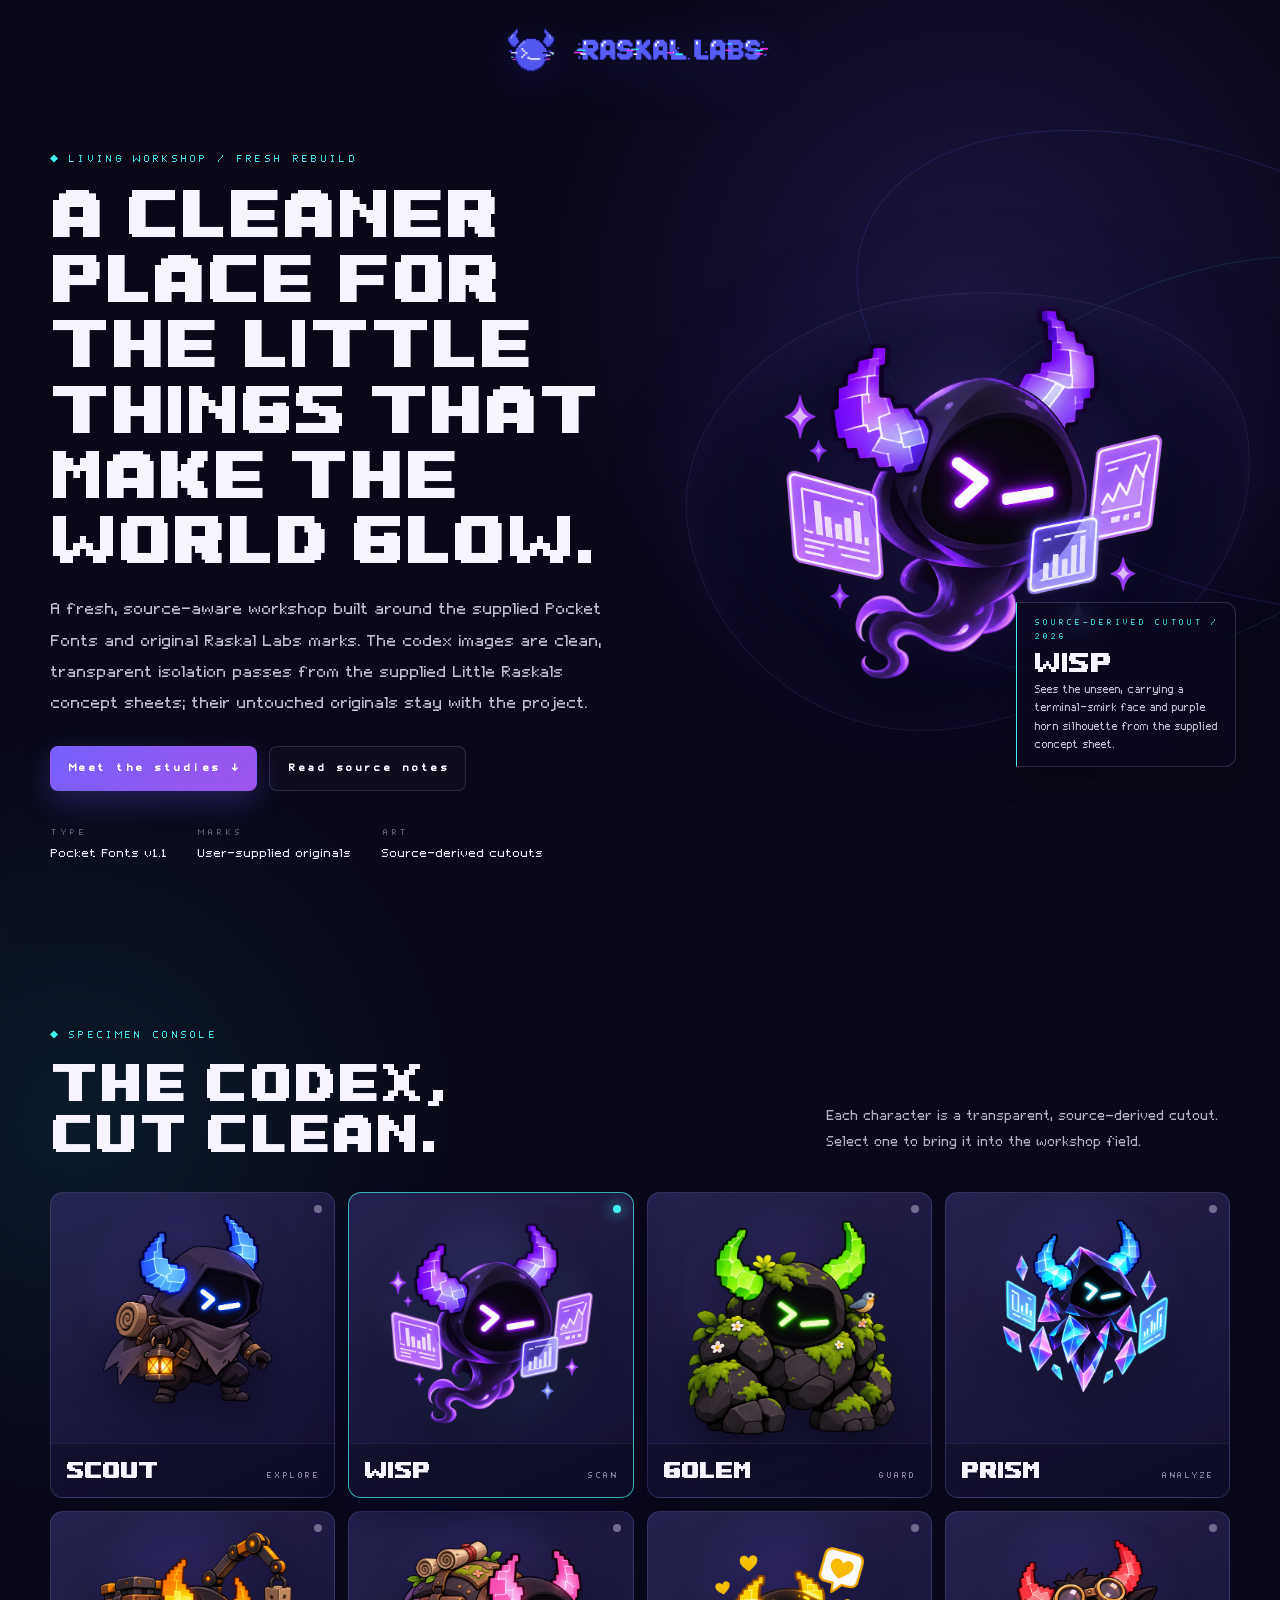
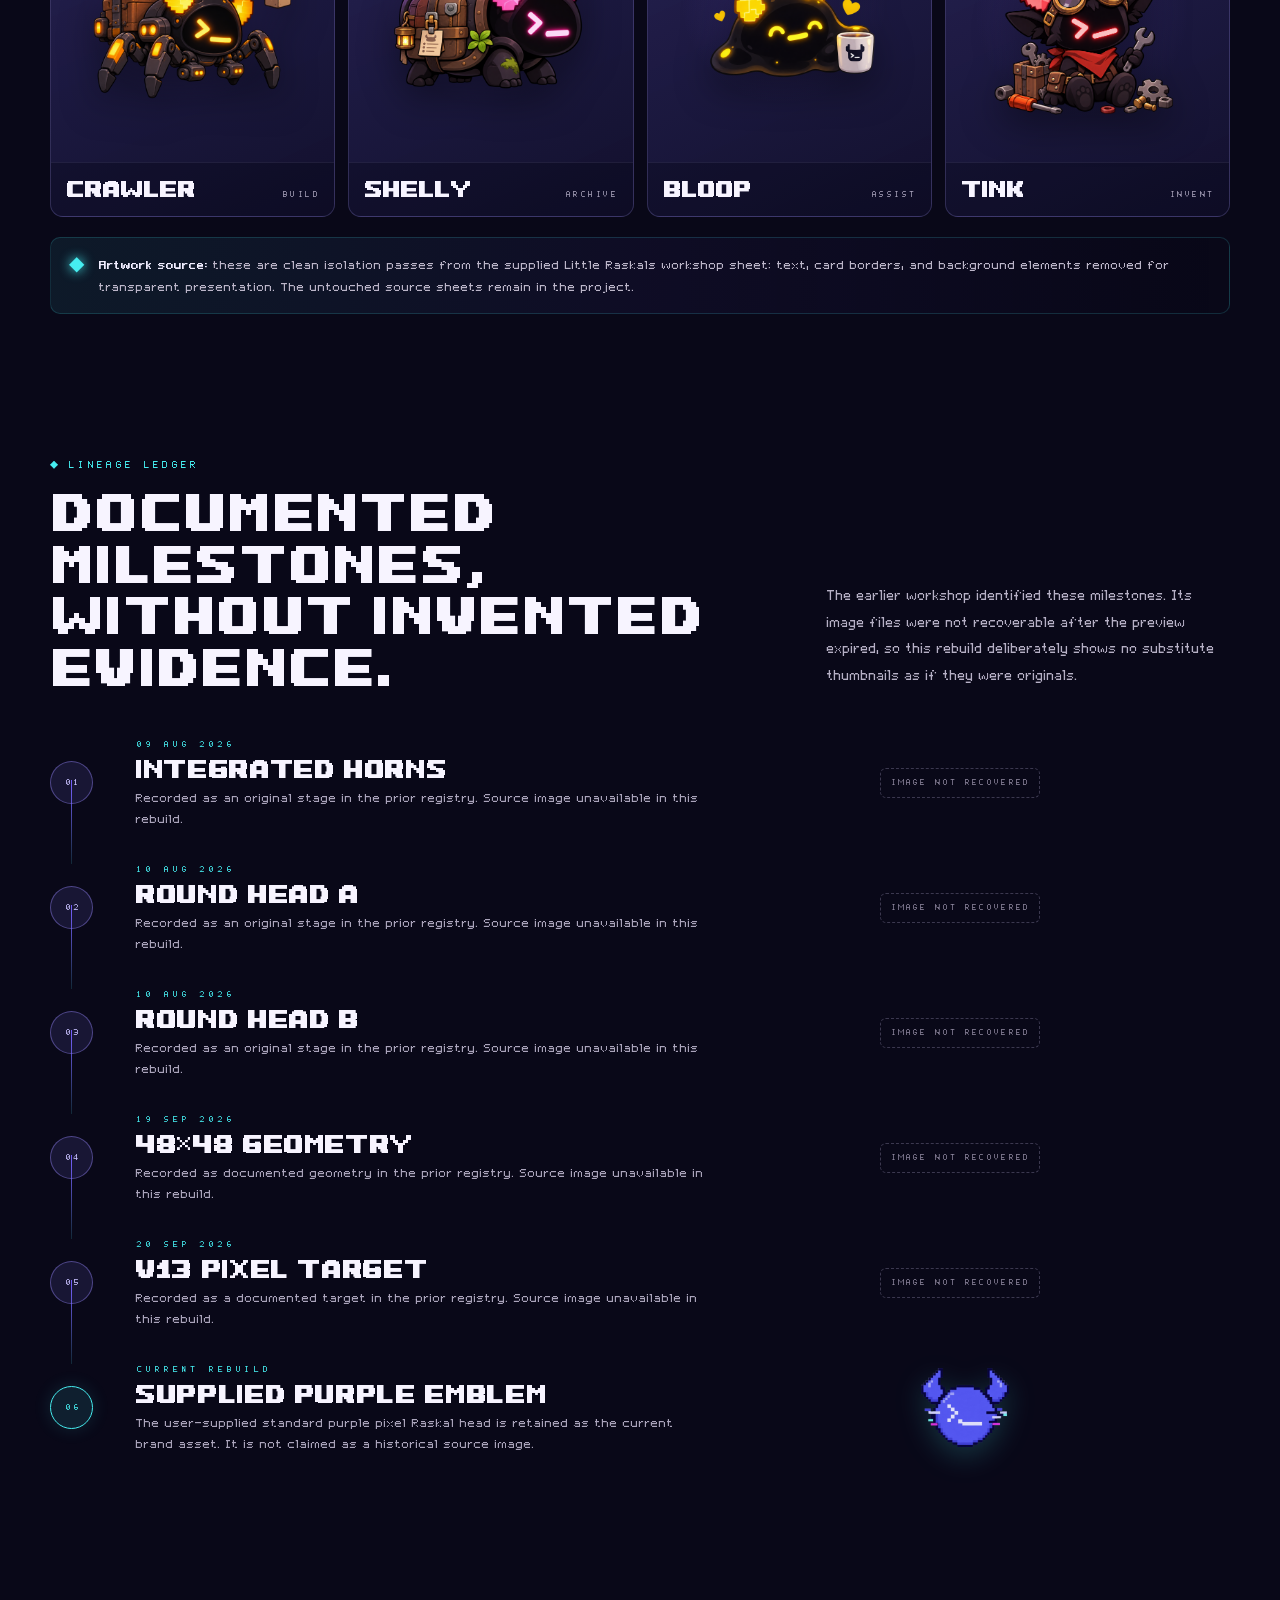
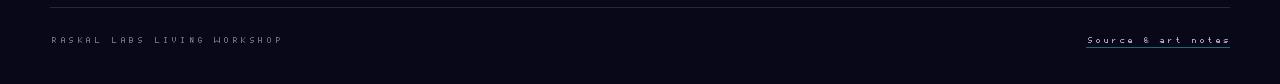
<file: index.html>
<!doctype html>
<html lang="en">
  <head>
    <meta charset="utf-8">
    <meta name="viewport" content="width=device-width, initial-scale=1, viewport-fit=cover">
    <meta name="theme-color" content="#090818">
    <meta name="description" content="Raskal Labs Living Workshop — a fresh, source-aware rebuild.">
    <title>Raskal Labs — Living Workshop</title>
    <link rel="stylesheet" href="styles.css">
  </head>
  <body>
    <div class="site-shell">
      <header class="site-header" aria-label="Raskal Labs">
        <a class="brand" href="#workshop" aria-label="Raskal Labs home">
          <img class="brand-emblem" src="assets/brand/raskal-emblem-transparent.png" alt="">
          <img class="brand-wordmark" src="assets/brand/raskal-labs-wordmark-original.png" alt="Raskal Labs">
        </a>
      </header>

      <main>
        <section class="hero" id="workshop" aria-labelledby="workshop-title">
          <div class="orbit orbit-one" aria-hidden="true"></div>
          <div class="orbit orbit-two" aria-hidden="true"></div>
          <div class="hero-copy">
            <p class="eyebrow"><span class="signal"></span>Living workshop / fresh rebuild</p>
            <h1 id="workshop-title">A cleaner place for the little things that make the world glow.</h1>
            <p class="lede">A fresh, source-aware workshop built around the supplied Pocket Fonts and original Raskal Labs marks. The codex images are clean, transparent isolation passes from the supplied Little Raskals concept sheets; their untouched originals stay with the project.</p>
            <div class="hero-actions">
              <a class="button button-primary" href="#codex">Meet the studies <span aria-hidden="true">↓</span></a>
              <button class="button button-quiet" type="button" data-dialog-open="provenance">Read source notes</button>
            </div>
            <dl class="signal-list">
              <div><dt>Type</dt><dd>Pocket Fonts v1.1</dd></div>
              <div><dt>Marks</dt><dd>User-supplied originals</dd></div>
              <div><dt>Art</dt><dd>Source-derived cutouts</dd></div>
            </dl>
          </div>

          <div class="focus-stage" aria-live="polite">
            <div class="focus-well" aria-hidden="true"></div>
            <div class="focus-aura" aria-hidden="true"></div>
            <img id="focus-image" class="focus-image" src="assets/creatures/wisp-source-derived.png" alt="Wisp, a purple-horned terminal-faced Raskal source-derived cutout">
            <div class="focus-caption">
              <p class="focus-kicker" id="focus-kicker">Source-derived cutout / 2026</p>
              <h2 id="focus-name">Wisp</h2>
              <p id="focus-copy">Sees the unseen, carrying a terminal-smirk face and purple horn silhouette from the supplied concept sheet.</p>
            </div>
          </div>
        </section>

        <section class="codex-section section" id="codex" aria-labelledby="codex-title">
          <div class="section-heading">
            <div>
              <p class="eyebrow"><span class="signal"></span>Specimen console</p>
              <h2 id="codex-title">The codex, cut clean.</h2>
            </div>
            <p>Each character is a transparent, source-derived cutout. Select one to bring it into the workshop field.</p>
          </div>

          <div class="codex-grid" role="list" aria-label="New workshop creature studies">
            <button class="creature-card" type="button" data-creature="scout" role="listitem" aria-pressed="false">
              <span class="art-board"><img src="assets/creatures/scout-source-derived.png" alt=""></span>
              <span class="card-meta"><strong>Scout</strong><small>Explore</small></span>
              <span class="card-pip" aria-hidden="true"></span>
            </button>
            <button class="creature-card is-active" type="button" data-creature="wisp" role="listitem" aria-pressed="true">
              <span class="art-board"><img src="assets/creatures/wisp-source-derived.png" alt=""></span>
              <span class="card-meta"><strong>Wisp</strong><small>Scan</small></span>
              <span class="card-pip" aria-hidden="true"></span>
            </button>
            <button class="creature-card" type="button" data-creature="golem" role="listitem" aria-pressed="false">
              <span class="art-board"><img src="assets/creatures/golem-source-derived.png" alt=""></span>
              <span class="card-meta"><strong>Golem</strong><small>Guard</small></span>
              <span class="card-pip" aria-hidden="true"></span>
            </button>
            <button class="creature-card" type="button" data-creature="prism" role="listitem" aria-pressed="false">
              <span class="art-board"><img src="assets/creatures/prism-source-derived.png" alt=""></span>
              <span class="card-meta"><strong>Prism</strong><small>Analyze</small></span>
              <span class="card-pip" aria-hidden="true"></span>
            </button>
            <button class="creature-card" type="button" data-creature="crawler" role="listitem" aria-pressed="false">
              <span class="art-board"><img src="assets/creatures/crawler-source-derived.png" alt=""></span>
              <span class="card-meta"><strong>Crawler</strong><small>Build</small></span>
              <span class="card-pip" aria-hidden="true"></span>
            </button>
            <button class="creature-card" type="button" data-creature="shelly" role="listitem" aria-pressed="false">
              <span class="art-board"><img src="assets/creatures/shelly-source-derived.png" alt=""></span>
              <span class="card-meta"><strong>Shelly</strong><small>Archive</small></span>
              <span class="card-pip" aria-hidden="true"></span>
            </button>
            <button class="creature-card" type="button" data-creature="bloop" role="listitem" aria-pressed="false">
              <span class="art-board"><img src="assets/creatures/bloop-source-derived.png" alt=""></span>
              <span class="card-meta"><strong>Bloop</strong><small>Assist</small></span>
              <span class="card-pip" aria-hidden="true"></span>
            </button>
            <button class="creature-card" type="button" data-creature="tink" role="listitem" aria-pressed="false">
              <span class="art-board"><img src="assets/creatures/tink-source-derived.png" alt=""></span>
              <span class="card-meta"><strong>Tink</strong><small>Invent</small></span>
              <span class="card-pip" aria-hidden="true"></span>
            </button>
          </div>

          <aside class="art-policy" aria-label="Artwork provenance note">
            <span class="policy-mark" aria-hidden="true">◆</span>
            <p><strong>Artwork source:</strong> these are clean isolation passes from the supplied Little Raskals workshop sheet: text, card borders, and background elements removed for transparent presentation. The untouched source sheets remain in the project.</p>
          </aside>
        </section>

        <section class="lineage-section section" id="lineage" aria-labelledby="lineage-title">
          <div class="section-heading lineage-heading">
            <div>
              <p class="eyebrow"><span class="signal"></span>Lineage ledger</p>
              <h2 id="lineage-title">Documented milestones, without invented evidence.</h2>
            </div>
            <p>The earlier workshop identified these milestones. Its image files were not recoverable after the preview expired, so this rebuild deliberately shows no substitute thumbnails as if they were originals.</p>
          </div>

          <ol class="lineage-list">
            <li>
              <div class="lineage-dot" aria-hidden="true"><span>01</span></div>
              <div class="lineage-entry"><time datetime="2026-08-09">09 Aug 2026</time><h3>Integrated horns</h3><p>Recorded as an original stage in the prior registry. Source image unavailable in this rebuild.</p></div>
              <div class="source-state">Image not recovered</div>
            </li>
            <li>
              <div class="lineage-dot" aria-hidden="true"><span>02</span></div>
              <div class="lineage-entry"><time datetime="2026-08-10">10 Aug 2026</time><h3>Round head A</h3><p>Recorded as an original stage in the prior registry. Source image unavailable in this rebuild.</p></div>
              <div class="source-state">Image not recovered</div>
            </li>
            <li>
              <div class="lineage-dot" aria-hidden="true"><span>03</span></div>
              <div class="lineage-entry"><time datetime="2026-08-10">10 Aug 2026</time><h3>Round head B</h3><p>Recorded as an original stage in the prior registry. Source image unavailable in this rebuild.</p></div>
              <div class="source-state">Image not recovered</div>
            </li>
            <li>
              <div class="lineage-dot" aria-hidden="true"><span>04</span></div>
              <div class="lineage-entry"><time datetime="2026-09-19">19 Sep 2026</time><h3>48×48 geometry</h3><p>Recorded as documented geometry in the prior registry. Source image unavailable in this rebuild.</p></div>
              <div class="source-state">Image not recovered</div>
            </li>
            <li>
              <div class="lineage-dot" aria-hidden="true"><span>05</span></div>
              <div class="lineage-entry"><time datetime="2026-09-20">20 Sep 2026</time><h3>V13 pixel target</h3><p>Recorded as a documented target in the prior registry. Source image unavailable in this rebuild.</p></div>
              <div class="source-state">Image not recovered</div>
            </li>
            <li class="lineage-current">
              <div class="lineage-dot" aria-hidden="true"><span>06</span></div>
              <div class="lineage-entry"><time datetime="2026-11-11">Current rebuild</time><h3>Supplied purple emblem</h3><p>The user-supplied standard purple pixel Raskal head is retained as the current brand asset. It is not claimed as a historical source image.</p></div>
              <img class="lineage-emblem" src="assets/brand/raskal-emblem-transparent.png" alt="Current purple pixel Raskal emblem">
            </li>
          </ol>
        </section>
      </main>

      <footer class="site-footer">
        <span>Raskal Labs Living Workshop</span>
        <button type="button" class="text-button" data-dialog-open="provenance">Source &amp; art notes</button>
      </footer>
    </div>

    <dialog class="provenance-dialog" id="provenance">
      <form method="dialog">
        <button class="dialog-close" value="close" aria-label="Close source notes">×</button>
      </form>
      <p class="eyebrow"><span class="signal"></span>Source notes</p>
      <h2>What is original, what is new.</h2>
      <div class="provenance-copy">
        <p><strong>Brand:</strong> the RASKAL LABS wordmark and purple pixel Raskal emblem are the supplied source files. The emblem shown on the page is a non-destructive transparent derivative; the untouched original is retained in the project.</p>
        <p><strong>Fonts:</strong> Pocket Fonts v1.1 is supplied by the user and served locally as WOFF2. The page declares and uses Pocket Display, Pocket Text, and Pocket Mono.</p>
        <p><strong>Codex illustrations:</strong> Scout, Wisp, Golem, Prism, Crawler, Shelly, Bloop, and Tink are source-derived, transparent isolation passes from the supplied Little Raskals sheet. They preserve the terminal-smirk face and horn silhouette rather than substitute a new character design.</p>
        <p><strong>Lineage:</strong> dates and milestone names come from the prior workshop registry. Its historical image files are not included here, and the site does not substitute fabricated evidence.</p>
      </div>
      <a class="button button-primary" href="provenance/ASSET-REGISTRY.json" target="_blank" rel="noopener">Open asset registry</a>
    </dialog>

    <script src="app.js"></script>
  </body>
</html>
</file>
<file: styles.css>
@font-face{font-family:"Pocket Display";src:url("assets/fonts/PocketDisplay-Bold.woff2") format("woff2");font-style:normal;font-weight:700;font-display:swap}
@font-face{font-family:"Pocket Text";src:url("assets/fonts/PocketText-Regular.woff2") format("woff2");font-style:normal;font-weight:400;font-display:swap}
@font-face{font-family:"Pocket Text";src:url("assets/fonts/PocketText-Medium.woff2") format("woff2");font-style:normal;font-weight:500;font-display:swap}
@font-face{font-family:"Pocket Text";src:url("assets/fonts/PocketText-Bold.woff2") format("woff2");font-style:normal;font-weight:700;font-display:swap}
@font-face{font-family:"Pocket Mono";src:url("assets/fonts/PocketMono-Regular.woff2") format("woff2");font-style:normal;font-weight:400;font-display:swap}

:root{--ink:#f7f4ff;--dim:#a7a2bd;--muted:#706a89;--void:#090818;--void-2:#111024;--surface:#181634;--surface-2:#201d46;--line:rgba(182,171,255,.18);--violet:#7660ff;--orchid:#d95be8;--aqua:#46edf0;--gold:#ffe18a;--display:"Pocket Display",system-ui,sans-serif;--text:"Pocket Text",system-ui,sans-serif;--mono:"Pocket Mono",ui-monospace,monospace}
*{box-sizing:border-box}html{scroll-behavior:smooth}body{min-width:320px;margin:0;background:var(--void);color:var(--ink);font-family:var(--text);font-size:16px;line-height:1.55}.site-shell{overflow:hidden;min-height:100vh;background:radial-gradient(circle at 76% 9%,rgba(113,87,255,.17),transparent 28rem),radial-gradient(circle at 6% 34%,rgba(33,236,244,.08),transparent 25rem),var(--void)}.site-header{position:relative;z-index:3;display:flex;align-items:center;justify-content:center;width:min(1180px,calc(100% - 40px));height:100px;margin:auto}.brand{display:flex;align-items:center;gap:13px;text-decoration:none;filter:drop-shadow(0 10px 24px rgba(51,38,173,.32))}.brand-emblem{width:48px;height:48px;object-fit:contain}.brand-wordmark{display:block;width:205px;height:68px;object-fit:contain}.hero{position:relative;isolation:isolate;display:grid;grid-template-columns:minmax(0,1fr) minmax(340px,.9fr);align-items:center;gap:clamp(34px,7vw,112px);width:min(1180px,calc(100% - 40px));min-height:640px;margin:0 auto;padding:50px 0 88px}.hero-copy{position:relative;z-index:2}.eyebrow{display:flex;align-items:center;gap:9px;margin:0 0 13px;color:var(--aqua);font-family:var(--mono);font-size:11px;letter-spacing:.12em;text-transform:uppercase}.signal{width:8px;height:8px;background:var(--aqua);box-shadow:0 0 0 3px rgba(70,237,240,.15),0 0 18px var(--aqua);clip-path:polygon(50% 0,100% 50%,50% 100%,0 50%)}h1,h2,h3,p{margin-top:0}h1,h2,h3{font-family:var(--display);line-height:.98;letter-spacing:.025em}h1{max-width:650px;margin-bottom:22px;font-size:clamp(38px,5.2vw,76px);text-wrap:balance}.lede{max-width:620px;margin-bottom:27px;color:#c2bed1;font-size:clamp(16px,1.7vw,19px);line-height:1.65}.hero-actions{display:flex;flex-wrap:wrap;gap:12px;margin-bottom:34px}.button{display:inline-flex;align-items:center;justify-content:center;gap:10px;min-height:45px;padding:11px 17px;border:1px solid transparent;border-radius:8px;font:700 12px/1 var(--mono);letter-spacing:.04em;text-decoration:none;cursor:pointer;transition:transform .18s ease,box-shadow .18s ease,border-color .18s ease}.button:hover{transform:translateY(-2px)}.button-primary{background:linear-gradient(135deg,#7660ff,#9f54e9);color:#fff;box-shadow:0 10px 30px rgba(104,81,255,.28)}.button-primary:hover{box-shadow:0 14px 34px rgba(104,81,255,.42)}.button-quiet{border-color:var(--line);background:rgba(255,255,255,.025);color:var(--ink)}.button-quiet:hover{border-color:rgba(70,237,240,.55);background:rgba(70,237,240,.08)}.signal-list{display:flex;flex-wrap:wrap;gap:14px 30px;margin:0}.signal-list div{display:grid;gap:2px}.signal-list dt{color:var(--muted);font-family:var(--mono);font-size:10px;letter-spacing:.1em;text-transform:uppercase}.signal-list dd{margin:0;color:#eeeaff;font-size:14px}.focus-stage{position:relative;z-index:1;display:grid;place-items:center;min-height:540px}.focus-well{position:absolute;inset:10% -5%;z-index:-2;border:1px solid rgba(148,134,255,.14);border-radius:44% 56% 58% 42% / 44% 44% 56% 56%;background:radial-gradient(ellipse at center,rgba(45,29,109,.55),rgba(19,16,56,.18) 46%,transparent 70%);box-shadow:inset 0 0 90px rgba(103,80,255,.08),0 0 100px rgba(52,25,135,.12);transform:rotate(-10deg)}.focus-aura{position:absolute;z-index:-1;width:73%;aspect-ratio:1;border-radius:50%;background:radial-gradient(circle,rgba(77,229,247,.23),rgba(128,94,255,.16) 34%,transparent 68%);filter:blur(4px);animation:breathe 5s ease-in-out infinite}.focus-image{position:relative;width:min(100%,510px);max-height:500px;object-fit:contain;filter:drop-shadow(0 26px 36px rgba(1,0,22,.65));transform:translateY(-6px);transition:opacity .18s ease,transform .4s cubic-bezier(.2,.8,.2,1)}.focus-image.is-switching{opacity:.25;transform:translateY(6px) scale(.96)}.focus-caption{position:absolute;right:-6px;bottom:10px;max-width:220px;padding:13px 15px 13px 17px;border:1px solid rgba(201,192,255,.2);border-left-color:var(--aqua);border-radius:0 11px 11px 0;background:rgba(11,9,30,.72);box-shadow:0 14px 28px rgba(0,0,0,.24);backdrop-filter:blur(12px)}.focus-caption p{margin-bottom:5px}.focus-kicker{color:var(--aqua);font-family:var(--mono);font-size:9px;letter-spacing:.11em;text-transform:uppercase}.focus-caption h2{margin:0 0 5px;font-size:27px}.focus-caption p:last-child{margin:0;color:#c3bfd2;font-size:13px;line-height:1.4}.orbit{position:absolute;z-index:-1;border:1px solid rgba(114,97,255,.19);border-radius:50%;pointer-events:none}.orbit-one{right:-28vw;top:7%;width:750px;height:420px;transform:rotate(22deg)}.orbit-two{right:-20vw;top:22%;width:610px;height:355px;border-color:rgba(70,237,240,.12);transform:rotate(-26deg)}.section{width:min(1180px,calc(100% - 40px));margin:0 auto;padding:100px 0}.codex-section{padding-top:74px}.section-heading{display:grid;grid-template-columns:minmax(0,1.1fr) minmax(250px,.6fr);align-items:end;gap:35px;margin-bottom:33px}.section-heading h2{max-width:680px;margin-bottom:0;font-size:clamp(31px,4.1vw,57px);text-wrap:balance}.section-heading>p{max-width:415px;margin:0 0 4px;color:#b6b0c5;line-height:1.65}.codex-grid{display:grid;grid-template-columns:repeat(4,minmax(0,1fr));gap:13px}.creature-card{position:relative;display:grid;grid-template-rows:250px auto;min-width:0;padding:0;overflow:hidden;border:1px solid var(--line);border-radius:13px;background:linear-gradient(155deg,rgba(48,43,103,.7),rgba(19,17,47,.92));color:var(--ink);text-align:left;cursor:pointer;transition:transform .2s ease,border-color .2s ease,box-shadow .2s ease}.creature-card::after{position:absolute;inset:0;content:"";background:radial-gradient(circle at 50% 46%,rgba(76,232,241,.12),transparent 54%);opacity:0;transition:opacity .2s ease;pointer-events:none}.creature-card:hover,.creature-card:focus-visible,.creature-card.is-active{z-index:1;border-color:rgba(70,237,240,.72);box-shadow:0 14px 40px rgba(11,8,46,.56);outline:none}.creature-card:hover,.creature-card:focus-visible{transform:translateY(-5px)}.creature-card:hover::after,.creature-card.is-active::after{opacity:1}.art-board{position:relative;display:grid;place-items:center;min-height:0;padding:14px 9px 2px;background:radial-gradient(circle at 48% 46%,rgba(126,94,255,.18),transparent 57%)}.art-board img{position:relative;z-index:1;width:100%;height:100%;object-fit:contain;filter:drop-shadow(0 14px 19px rgba(0,0,0,.4));transition:transform .25s ease}.creature-card:hover .art-board img,.creature-card.is-active .art-board img{transform:scale(1.035)}.card-meta{position:relative;z-index:2;display:flex;align-items:baseline;justify-content:space-between;gap:7px;padding:14px 15px 16px;border-top:1px solid rgba(202,191,255,.09);background:rgba(8,7,24,.36)}.card-meta strong{font-family:var(--display);font-size:23px;line-height:1}.card-meta small{color:#a8a2bb;font-family:var(--mono);font-size:9px;letter-spacing:.06em;text-transform:uppercase}.card-pip{position:absolute;right:12px;top:12px;z-index:2;width:8px;height:8px;border-radius:50%;background:#736b8e}.creature-card.is-active .card-pip{background:var(--aqua);box-shadow:0 0 13px var(--aqua)}.art-policy{display:flex;gap:14px;align-items:flex-start;margin-top:20px;padding:16px 18px;border:1px solid rgba(70,237,240,.16);border-radius:10px;background:linear-gradient(90deg,rgba(70,237,240,.08),rgba(111,90,255,.06),transparent)}.art-policy p{margin:0;color:#bcb6c9;font-size:14px;line-height:1.55}.art-policy strong{color:#f0edff}.policy-mark{color:var(--aqua);font-size:20px;line-height:1;text-shadow:0 0 12px var(--aqua)}.lineage-section{padding-top:42px;padding-bottom:120px}.lineage-heading{margin-bottom:45px}.lineage-list{display:grid;gap:0;max-width:1000px;margin:0;padding:0;list-style:none}.lineage-list li{position:relative;display:grid;grid-template-columns:63px minmax(0,1fr) 170px;gap:22px;align-items:center;padding:0 0 33px}.lineage-list li:not(:last-child)::before{position:absolute;top:43px;bottom:-2px;left:21px;width:1px;background:linear-gradient(var(--violet),rgba(70,237,240,.14));content:""}.lineage-dot{display:grid;place-items:center;width:43px;height:43px;border:1px solid rgba(153,137,255,.42);border-radius:50%;background:var(--surface);color:#c9c1ff;font-family:var(--mono);font-size:10px}.lineage-entry time{display:block;margin-bottom:4px;color:var(--aqua);font-family:var(--mono);font-size:10px;letter-spacing:.1em;text-transform:uppercase}.lineage-entry h3{margin:0 0 5px;font-size:26px}.lineage-entry p{max-width:580px;margin:0;color:#aaa4bb;font-size:14px;line-height:1.5}.source-state{justify-self:start;padding:7px 9px;border:1px dashed rgba(177,168,207,.3);border-radius:6px;color:#8e879e;font-family:var(--mono);font-size:9px;letter-spacing:.04em;text-transform:uppercase}.lineage-current .lineage-dot{border-color:var(--aqua);background:rgba(70,237,240,.1);box-shadow:0 0 18px rgba(70,237,240,.13);color:var(--aqua)}.lineage-emblem{justify-self:center;width:88px;height:88px;object-fit:contain;filter:drop-shadow(0 9px 14px rgba(70,237,240,.19))}.site-footer{display:flex;align-items:center;justify-content:space-between;gap:20px;width:min(1180px,calc(100% - 40px));padding:25px 0 36px;margin:auto;border-top:1px solid var(--line);color:#827c96;font-family:var(--mono);font-size:10px;letter-spacing:.06em;text-transform:uppercase}.text-button{padding:0;border:0;background:none;color:#c8c1d8;font:inherit;cursor:pointer;text-decoration:underline;text-decoration-color:rgba(70,237,240,.42);text-underline-offset:4px}.text-button:hover{color:var(--aqua)}.provenance-dialog{width:min(620px,calc(100% - 32px));max-height:min(680px,calc(100vh - 30px));padding:clamp(27px,5vw,48px);overflow:auto;border:1px solid rgba(163,145,255,.42);border-radius:16px;background:linear-gradient(140deg,#1e1a45,#0c0b20);color:var(--ink);box-shadow:0 30px 100px rgba(0,0,0,.7)}.provenance-dialog::backdrop{background:rgba(3,2,12,.76);backdrop-filter:blur(8px)}.provenance-dialog h2{margin-bottom:20px;font-size:clamp(30px,5vw,48px)}.provenance-copy{display:grid;gap:15px;margin-bottom:27px}.provenance-copy p{margin:0;color:#c0bbd0;line-height:1.65}.provenance-copy strong{color:#fff}.dialog-close{position:absolute;top:13px;right:17px;width:34px;height:34px;border:0;border-radius:50%;background:rgba(255,255,255,.08);color:white;font-size:26px;line-height:1;cursor:pointer}.dialog-close:hover{background:rgba(70,237,240,.17)}@keyframes breathe{0%,100%{transform:scale(.94);opacity:.58}50%{transform:scale(1.05);opacity:1}}@media (max-width:900px){.hero{grid-template-columns:1fr;gap:15px;min-height:0;padding-top:34px}.focus-stage{min-height:450px;order:-1}.focus-image{max-height:410px}.section-heading{grid-template-columns:1fr;gap:16px}.codex-grid{grid-template-columns:repeat(2,minmax(0,1fr))}.creature-card{grid-template-rows:220px auto}.orbit-one{right:-55vw}.orbit-two{right:-45vw}}@media (max-width:600px){.site-header{width:min(100% - 26px,1180px);height:83px}.brand{gap:8px}.brand-emblem{width:41px;height:41px}.brand-wordmark{width:176px;height:58px}.hero,.section,.site-footer{width:min(100% - 28px,1180px)}.hero{padding-top:14px;padding-bottom:64px}.focus-stage{min-height:360px}.focus-image{width:min(100%,365px);max-height:340px}.focus-caption{right:0;bottom:-4px;max-width:196px}.signal-list{gap:12px 18px}.signal-list dd{font-size:12px}.section{padding:70px 0}.codex-section{padding-top:46px}.codex-grid{gap:9px}.creature-card{grid-template-rows:172px auto;border-radius:10px}.card-meta{display:grid;gap:5px;padding:12px}.card-meta strong{font-size:20px}.card-meta small{font-size:8px}.lineage-list li{grid-template-columns:47px minmax(0,1fr);gap:13px;padding-bottom:26px}.lineage-list li:not(:last-child)::before{left:17px}.lineage-dot{width:35px;height:35px;font-size:9px}.source-state{grid-column:2;padding:5px 7px;font-size:8px}.lineage-emblem{grid-column:2;justify-self:start;width:75px;height:75px}.site-footer{align-items:flex-start;flex-direction:column;padding-bottom:26px}.art-policy{padding:14px}.lineage-section{padding-bottom:78px}}@media (prefers-reduced-motion:reduce){*{scroll-behavior:auto!important;animation:none!important;transition:none!important}}
</file>
